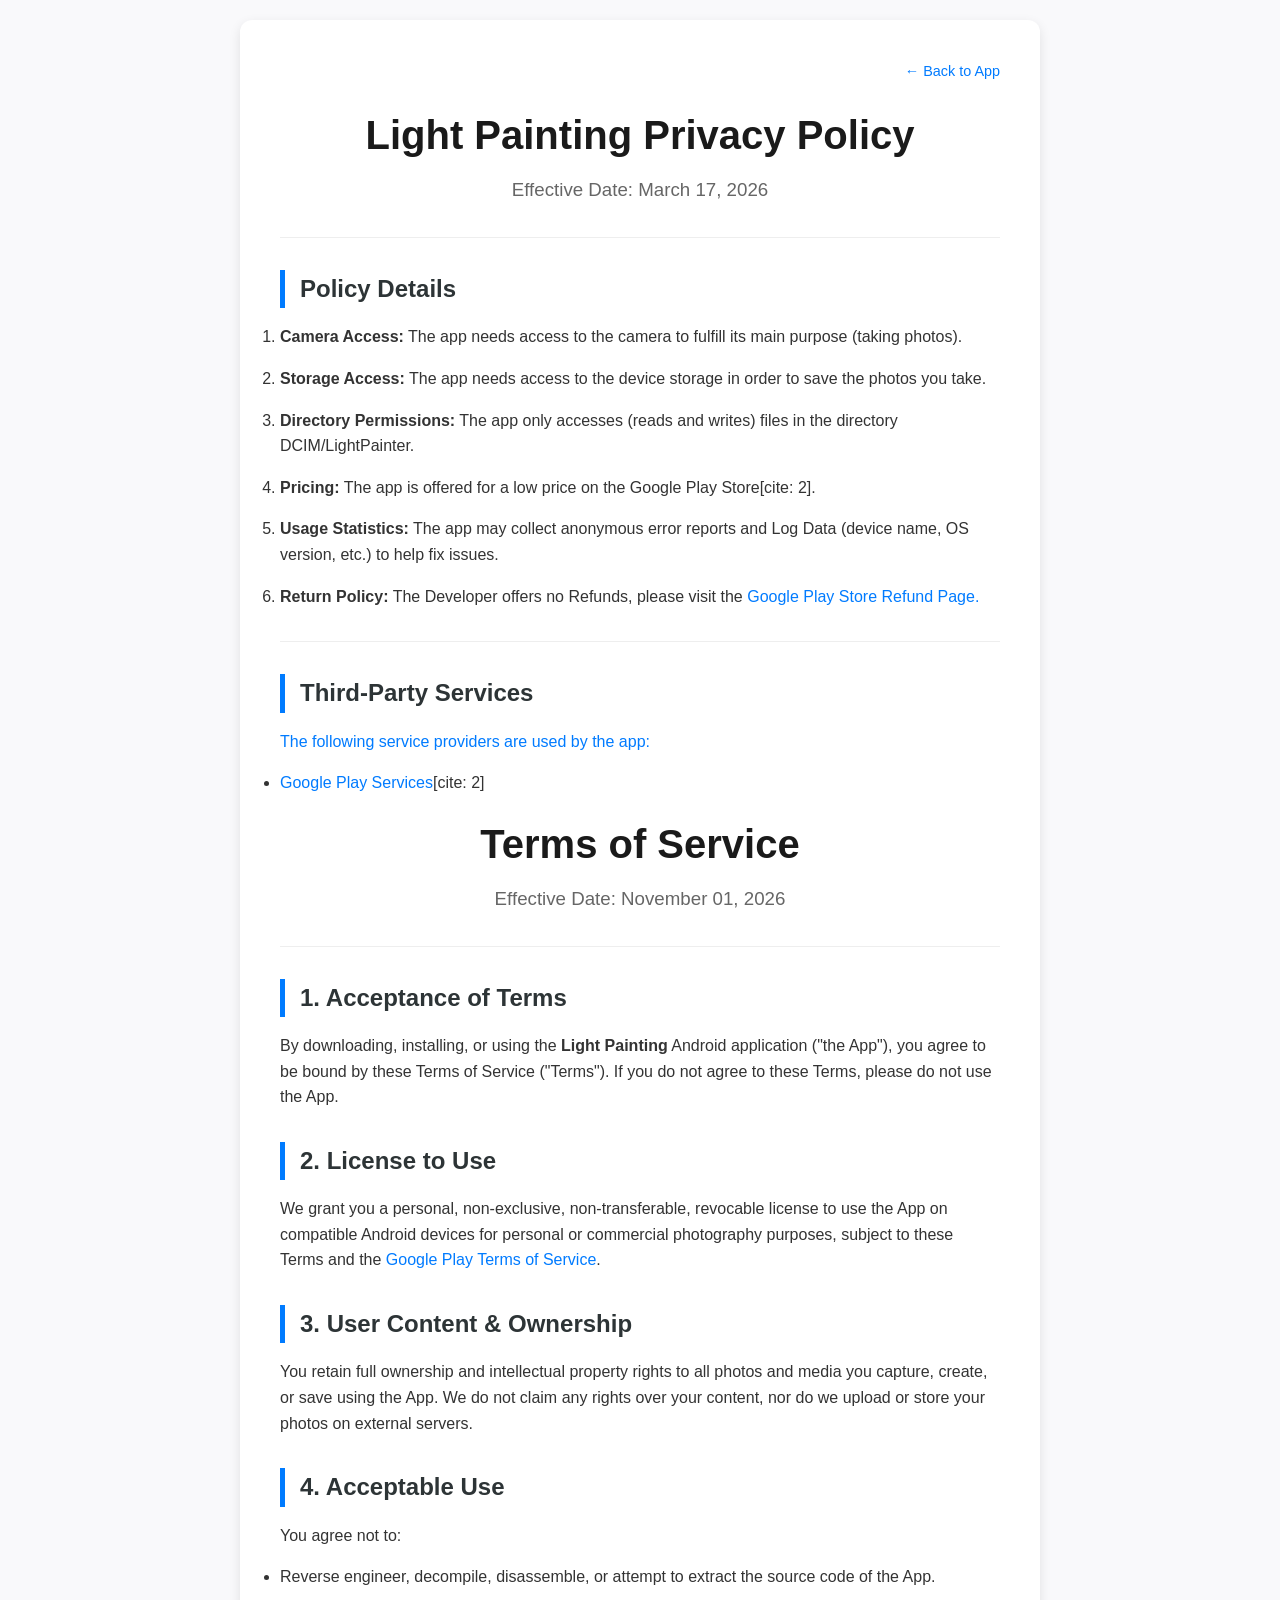
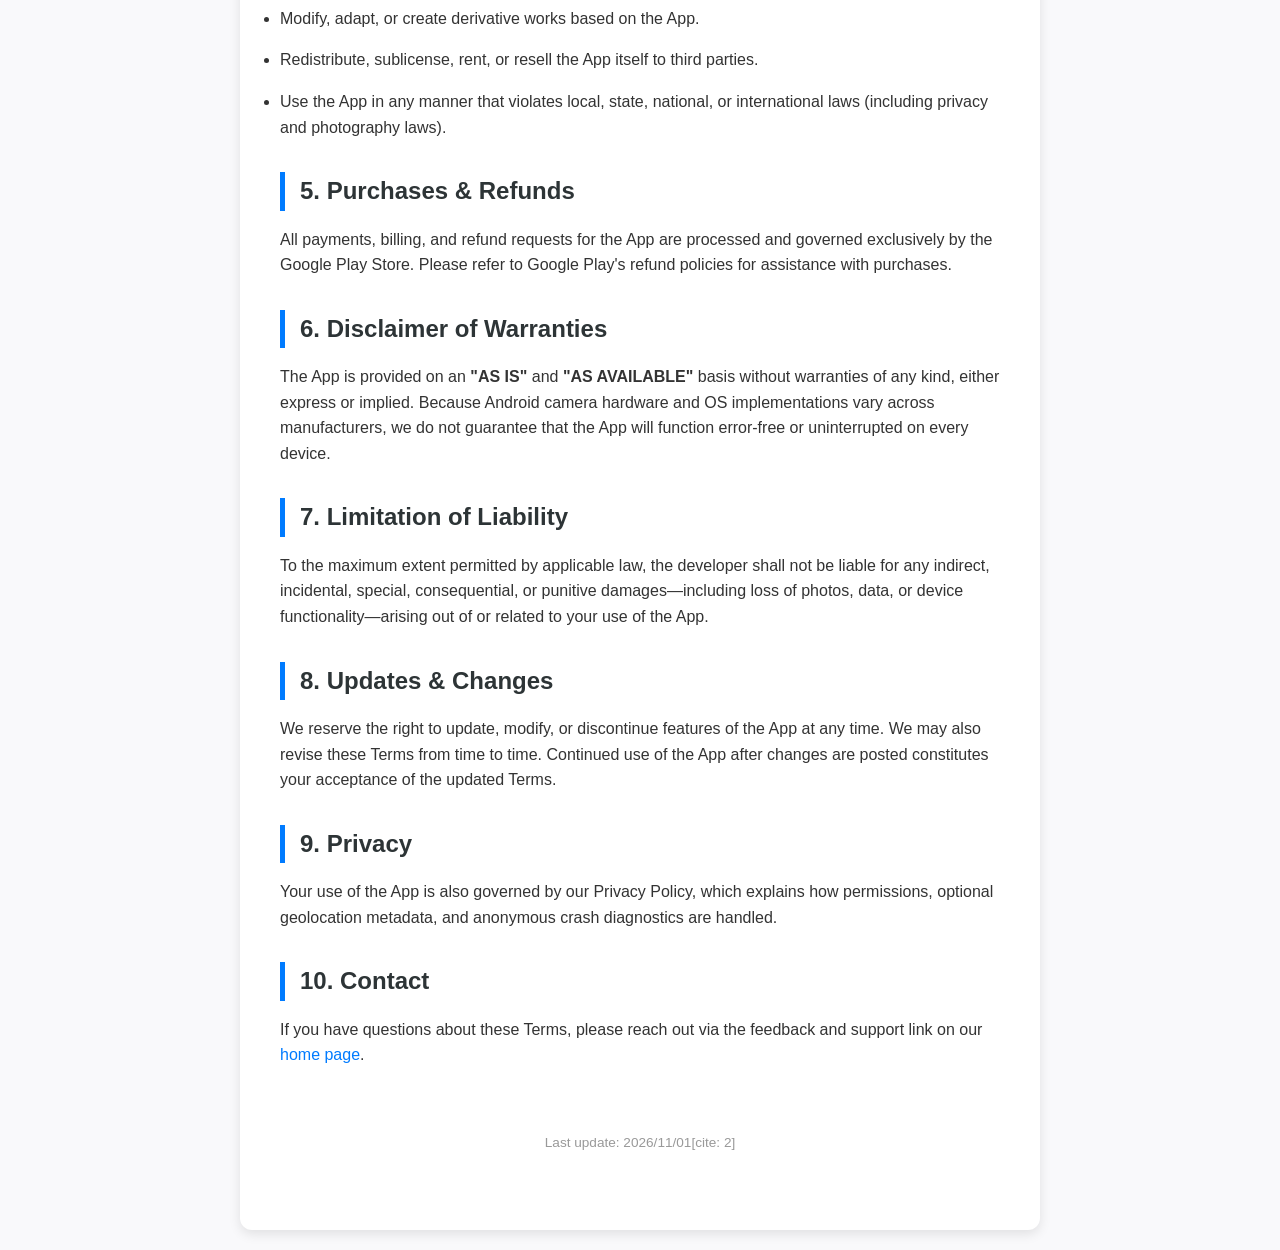
<file: privacypolicy.html>
<!DOCTYPE html>
<html lang="en">
<head>
    <meta charset="UTF-8">
    <meta name="viewport" content="width=device-width, initial-scale=1.0">
    <title>Privacy Policy - Light Painting</title>
    <link rel="stylesheet" href="style.css">
</head>
<body>
    <div class="container">
        <nav><a href="index.html">← Back to App</a></nav>
        
        <h1>Light Painting Privacy Policy</h1>
        <h3>Effective Date: March 17, 2026</h3>
        
        <hr>

        <h2>Policy Details</h2>
        <ol>
            <li><strong>Camera Access:</strong> The app needs access to the camera to fulfill its main purpose (taking photos).</li>
            <li><strong>Storage Access:</strong> The app needs access to the device storage in order to save the photos you take.</li>
            <li><strong>Directory Permissions:</strong> The app only accesses (reads and writes) files in the directory DCIM/LightPainter.</li>
            <li><strong>Pricing:</strong> The app is offered for a low price on the Google Play Store[cite: 2].</li>
            <li><strong>Usage Statistics:</strong> The app may collect anonymous error reports and Log Data (device name, OS version, etc.) to help fix issues.</li>
            <li><strong>Return Policy:</strong> The Developer offers no Refunds, please visit the <a href="https://support.google.com/googleplay/answer/15574897?hl=en" target="_blank">Google Play Store Refund Page.</li>
        </ol>
        <hr>

        <h2>Third-Party Services</h2>
        <p>The following service providers are used by the app:</p>
        <ul>
            <li><a href="https://policies.google.com/privacy" target="_blank">Google Play Services</a>[cite: 2]</li>
        </ul>

        <h1>Terms of Service</h1>
        <h3>Effective Date: November 01, 2026</h3>
        
        <hr>

        <h2>1. Acceptance of Terms</h2>
        <p>By downloading, installing, or using the <strong>Light Painting</strong> Android application ("the App"), you agree to be bound by these Terms of Service ("Terms"). If you do not agree to these Terms, please do not use the App.</p>

        <h2>2. License to Use</h2>
        <p>We grant you a personal, non-exclusive, non-transferable, revocable license to use the App on compatible Android devices for personal or commercial photography purposes, subject to these Terms and the <a href="https://play.google.com/about/play-terms/" target="_blank">Google Play Terms of Service</a>.</p>

        <h2>3. User Content &amp; Ownership</h2>
        <p>You retain full ownership and intellectual property rights to all photos and media you capture, create, or save using the App. We do not claim any rights over your content, nor do we upload or store your photos on external servers.</p>

        <h2>4. Acceptable Use</h2>
        <p>You agree not to:</p>
        <ul>
            <li>Reverse engineer, decompile, disassemble, or attempt to extract the source code of the App.</li>
            <li>Modify, adapt, or create derivative works based on the App.</li>
            <li>Redistribute, sublicense, rent, or resell the App itself to third parties.</li>
            <li>Use the App in any manner that violates local, state, national, or international laws (including privacy and photography laws).</li>
        </ul>

        <h2>5. Purchases &amp; Refunds</h2>
        <p>All payments, billing, and refund requests for the App are processed and governed exclusively by the Google Play Store. Please refer to Google Play's refund policies for assistance with purchases.</p>

        <h2>6. Disclaimer of Warranties</h2>
        <p>The App is provided on an <strong>"AS IS"</strong> and <strong>"AS AVAILABLE"</strong> basis without warranties of any kind, either express or implied. Because Android camera hardware and OS implementations vary across manufacturers, we do not guarantee that the App will function error-free or uninterrupted on every device.</p>

        <h2>7. Limitation of Liability</h2>
        <p>To the maximum extent permitted by applicable law, the developer shall not be liable for any indirect, incidental, special, consequential, or punitive damages—including loss of photos, data, or device functionality—arising out of or related to your use of the App.</p>

        <h2>8. Updates &amp; Changes</h2>
        <p>We reserve the right to update, modify, or discontinue features of the App at any time. We may also revise these Terms from time to time. Continued use of the App after changes are posted constitutes your acceptance of the updated Terms.</p>

        <h2>9. Privacy</h2>
        <p>Your use of the App is also governed by our Privacy Policy, which explains how permissions, optional geolocation metadata, and anonymous crash diagnostics are handled.</p>

        <h2>10. Contact</h2>
        <p>If you have questions about these Terms, please reach out via the feedback and support link on our <a href="index.html">home page</a>.</p>

        <div class="footer">
            <p>Last update: 2026/11/01[cite: 2]</p>
        </div>
    </div>
</body>
</html>
</file>
<file: style.css>
/* style.css */

/* 1. Global Reset & Variables */
:root {
    --primary-color: #007bff;
    --text-color: #333;
    --light-bg: #f9f9fb;
    --white: #ffffff;
    --shadow: 0 4px 12px rgba(0, 0, 0, 0.1);
    --border-radius: 12px;
}

* {
    box-sizing: border-box;
    margin: 0;
    padding: 0;
}

body {
    font-family: -apple-system, BlinkMacSystemFont, "Segoe UI", Roboto, Helvetica, Arial, sans-serif;
    line-height: 1.6;
    color: var(--text-color);
    background-color: var(--light-bg);
    padding: 20px;
}

/* 2. Container & Layout */
.container {
    max-width: 800px;
    margin: 0 auto;
    background: var(--white);
    padding: 40px;
    border-radius: var(--border-radius);
    box-shadow: var(--shadow);
}

/* 3. Typography */
h1 {
    font-size: 2.5rem;
    color: #1a1a1a;
    text-align: center;
    margin-bottom: 0.5rem;
}

h3 {
    font-weight: 400;
    color: #666;
    text-align: center;
    margin-bottom: 2rem;
}

h2 {
    color: #2d3436;
    margin-top: 2rem;
    margin-bottom: 1rem;
    border-left: 5px solid var(--primary-color);
    padding-left: 15px;
}

p, li {
    margin-bottom: 1rem;
}

/* 4. Links & Buttons */
a {
    color: var(--primary-color);
    text-decoration: none;
    transition: opacity 0.2s;
}

a:hover {
    text-decoration: underline;
    opacity: 0.8;
}

/* 5. Image & Photo Gallery */
.photo-grid {
    display: grid;
    grid-template-columns: repeat(auto-fit, minmax(250px, 1fr));
    gap: 20px;
    margin: 2rem 0;
}

.photo-grid img {
    width: 100%;
    height: auto;
    border-radius: var(--border-radius);
    box-shadow: var(--shadow);
    transition: transform 0.3s ease;
}

.photo-grid img:hover {
    transform: scale(1.02);
}

/* 6. Navigation & Footer */
nav {
    text-align: right;
    margin-bottom: 20px;
    font-size: 0.9rem;
}

.footer {
    text-align: center;
    font-size: 0.85rem;
    color: #999;
    margin-top: 4rem;
    padding-bottom: 20px;
}

hr {
    border: 0;
    border-top: 1px solid #eee;
    margin: 2rem 0;
}

/* 7. Mobile Adjustments */
@media (max-width: 600px) {
    .container {
        padding: 20px;
    }
    h1 {
        font-size: 2rem;
    }
}
/* style.css additions */

.button-container {
    text-align: center;
    margin: 3rem 0;
}

.button {
    background-color: var(--primary-color);
    color: var(--white) !important; /* Ensure text stays white */
    padding: 12px 24px;
    border-radius: 8px;
    font-weight: 600;
    text-decoration: none;
    display: inline-block;
    transition: background-color 0.2s, transform 0.1s;
    box-shadow: 0 4px 6px rgba(0, 123, 255, 0.2);
}

.button:hover {
    background-color: #0056b3;
    text-decoration: none;
    transform: translateY(-1px);
}

.button:active {
    transform: translateY(0);
}
</file>
